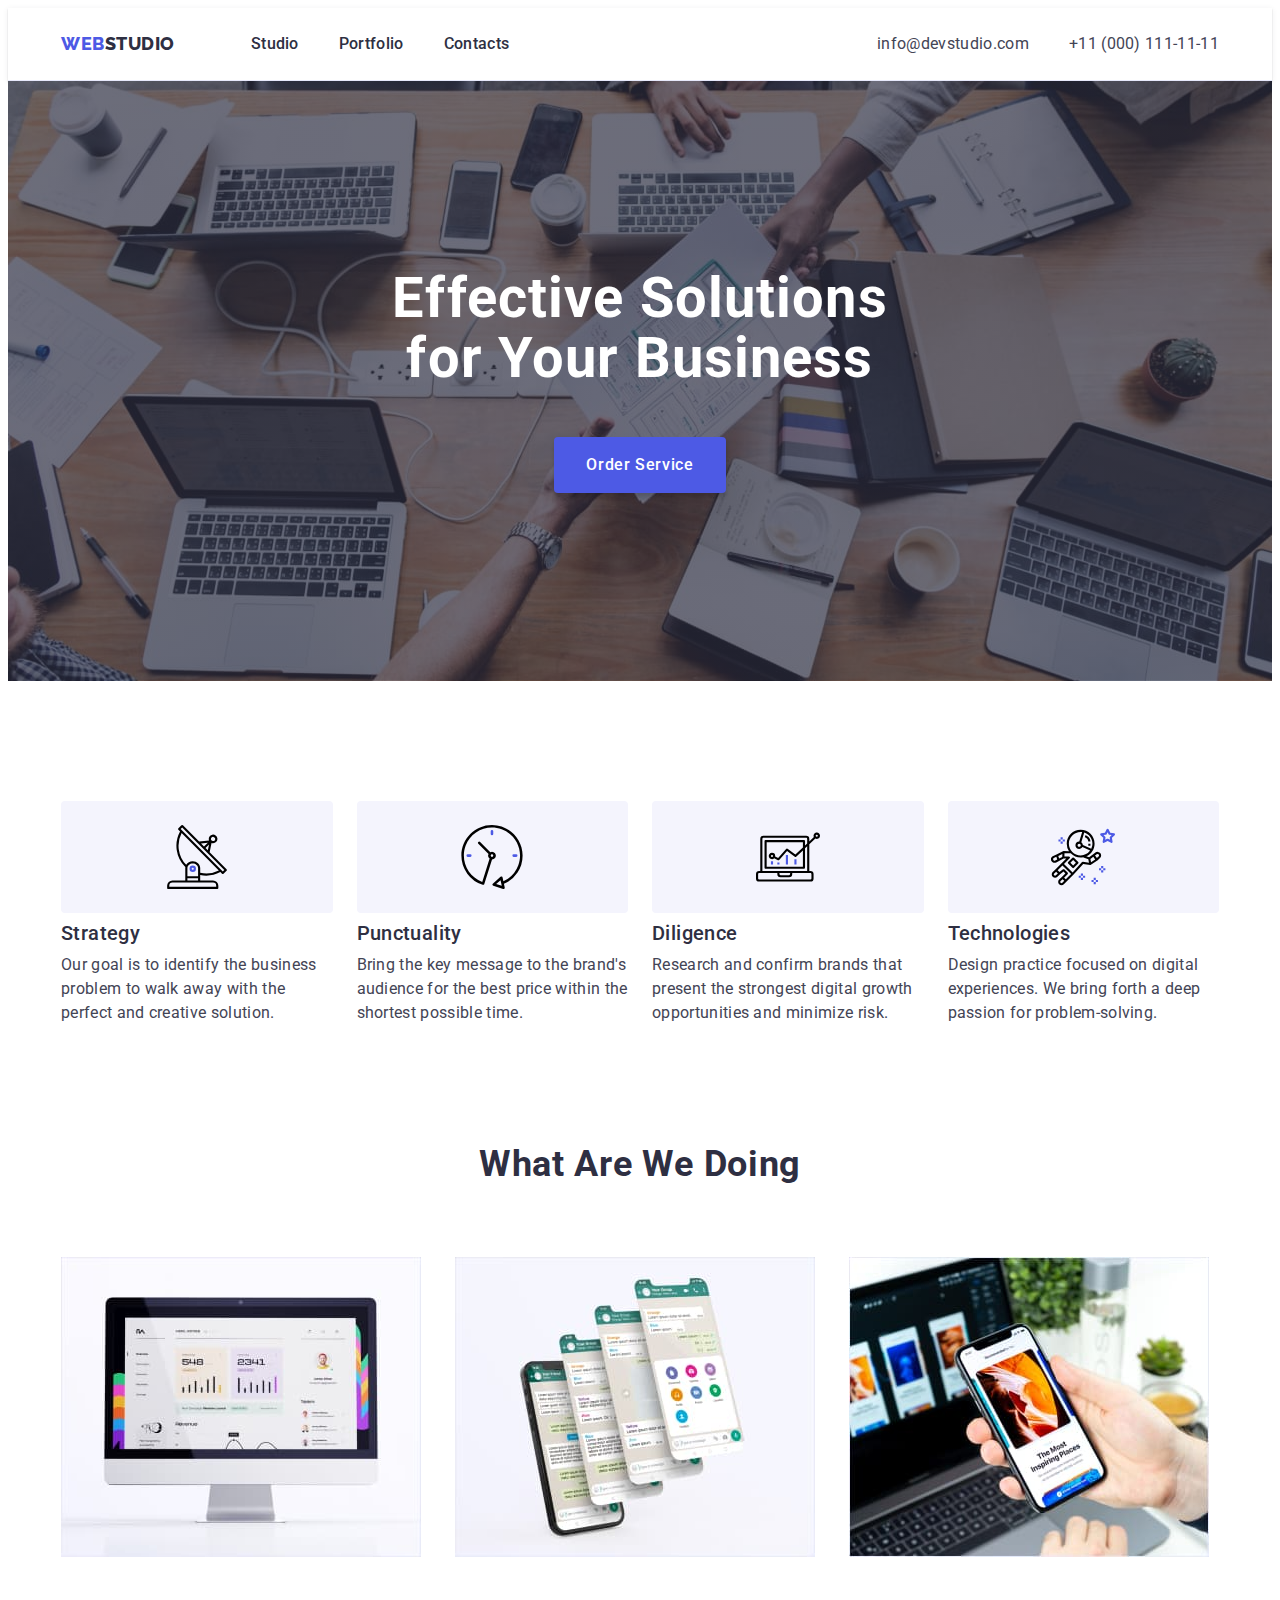
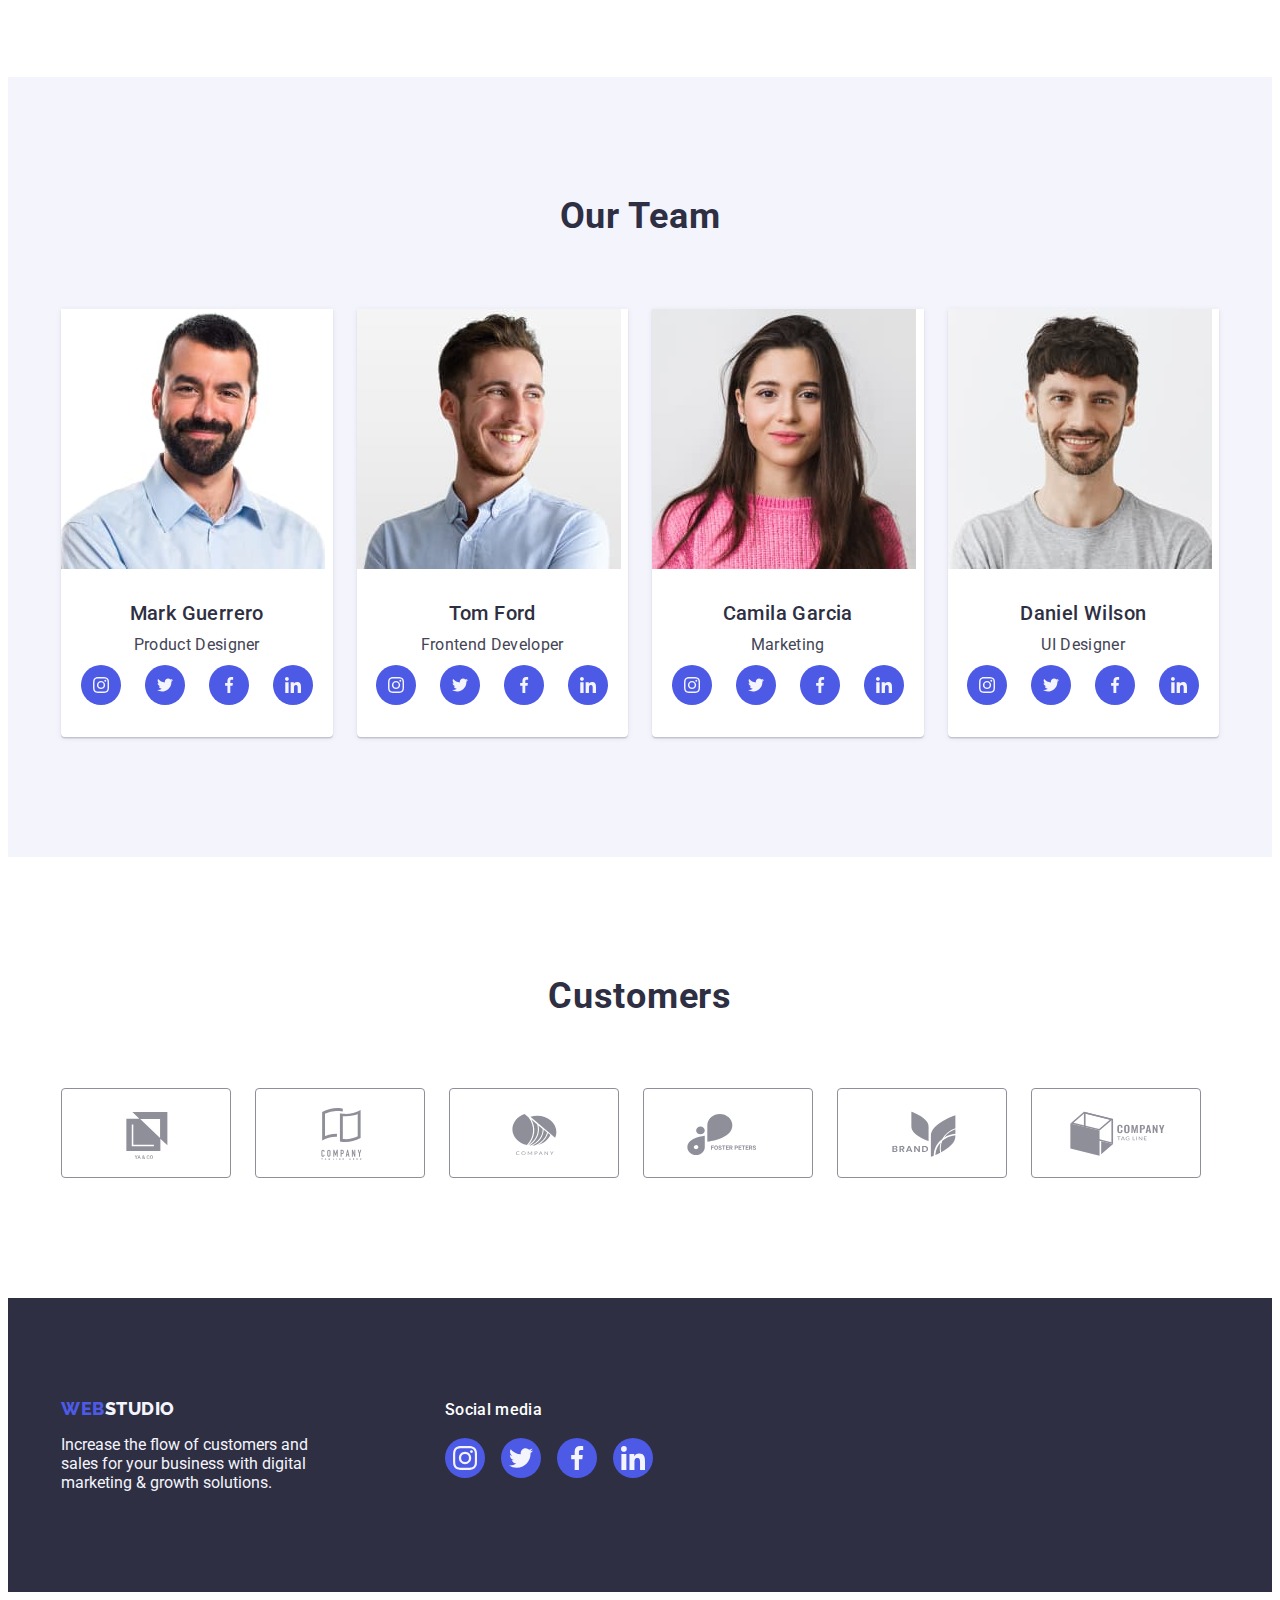
<file: index.html>
<!DOCTYPE html>
<html lang="en">
  <head>
    <meta charset="UTF-8" />
    <meta http-equiv="X-UA-Compatible" content="IE=edge" />
    <meta name="viewport" content="width=device-width, initial-scale=1.0" />
    <title>WebStudio</title>
    <link rel="preconnect" href="https://fonts.googleapis.com" />
    <link rel="preconnect" href="https://fonts.gstatic.com" crossorigin />
    <link
      href="https://fonts.googleapis.com/css2?family=Raleway:wght@800&family=Roboto:wght@400;500;700;900&display=swap"
      rel="stylesheet"
    />
    <link
      rel="stylesheet"
      href="https://cdnjs.cloudflare.com/ajax/libs/modern-normalize/1.1.0/modern-normalize.min.css"
      integrity="sha512-wpPYUAdjBVSE4KJnH1VR1HeZfpl1ub8YT/NKx4PuQ5NmX2tKuGu6U/JRp5y+Y8XG2tV+wKQpNHVUX03MfMFn9Q=="
      crossorigin="anonymous"
      referrerpolicy="no-referrer"
    />
    <link rel="stylesheet" href="./css/styles.css" />
  </head>
  <body>
    <!-- Header -->

    <header class="page-header">
      <div class="container page-header-container">
        <nav class="page-nav">
          <!-- Logo -->
          <a class="logotype link" href="./index.html"
            >Web<span class="logo-header-blue">Studio</span></a
          >
          <!-- Navigation to other pages-->
          <ul class="menu list">
            <li class="menu-item">
              <a class="menu-link link" href="./index.html">Studio</a>
            </li>
            <li class="menu-item">
              <a class="menu-link link" href="./portfolio.html">Portfolio</a>
            </li>
            <li class="menu-item">
              <a class="menu-link link" href="">Contacts</a>
            </li>
          </ul>
        </nav>
        <!-- Contact -->

        <address class="nav-address">
          <ul class="address list">
            <li class="contacts-email">
              <a class="contacts link" href="mailto:info@devstudio.com"
                >info@devstudio.com</a
              >
            </li>
            <li class="contacts-tel">
              <a class="contacts link" href="tel:+110001111111"
                >+11 (000) 111-11-11</a
              >
            </li>
          </ul>
        </address>
      </div>
    </header>

    <main>
      <!-- Hero -->
      <section class="hero">
        <div class="container">
          <h1 class="hero-title">Effective Solutions for Your Business</h1>
          <button class="modal-btn" type="button">Order Service</button>
        </div>
      </section>

      <section class="section-features">
        <div class="container">
          <!-- Features -->
          <h2 class="title-item visually-hidden">Features</h2>

          <ul class="features-menu list">
            <li class="cart-features">
              <div class="icon-features">
                <svg class="icon-strategy" width="64" height="64">
                  <use href="./images/icons.svg#icon-antenna"></use>
                </svg>
              </div>
              <h3 class="el-title">Strategy</h3>
              <p class="el-description">
                Our goal is to identify the business problem to walk away with
                the perfect and creative solution.
              </p>
            </li>
            <li class="cart-features">
              <div class="icon-features">
                <svg class="icon-strategy" width="64" height="64">
                  <use href="./images/icons.svg#icon-clock"></use>
                </svg>
              </div>
              <h3 class="el-title">Punctuality</h3>
              <p class="el-description">
                Bring the key message to the brand's audience for the best price
                within the shortest possible time.
              </p>
            </li>
            <li class="cart-features">
              <div class="icon-features">
                <svg class="icon-strategy" width="64" height="64">
                  <use href="./images/icons.svg#icon-diagram"></use>
                </svg>
              </div>
              <h3 class="el-title">Diligence</h3>
              <p class="el-description">
                Research and confirm brands that present the strongest digital
                growth opportunities and minimize risk.
              </p>
            </li>
            <li class="cart-features">
              <div class="icon-features">
                <svg class="icon-strategy" width="64" height="64">
                  <use href="./images/icons.svg#icon-astronaut"></use>
                </svg>
              </div>
              <h3 class="el-title">Technologies</h3>
              <p class="el-description">
                Design practice focused on digital experiences. We bring forth a
                deep passion for problem-solving.
              </p>
            </li>
          </ul>
        </div>
      </section>
      <section class="section-about">
        <div class="container">
          <!-- About -->
          <h2 class="title-item">What are we doing</h2>
          <ul class="about-list list">
            <li class="cart-about">
              <img
                src="./images/img-1.jpg"
                alt="computer"
                width="360"
                height="300"
              />
            </li>
            <li class="cart-about">
              <img
                src="./images/img-2.jpg"
                alt="phones"
                width="360"
                height="300"
              />
            </li>
            <li class="cart-about">
              <img
                src="./images/img-3.jpg"
                alt="phone"
                width="360"
                height="300"
              />
            </li>
          </ul>
        </div>
      </section>
      <section class="section-team">
        <div class="container">
          <!-- Team -->
          <h2 class="title-item">Our Team</h2>
          <ul class="section-list list">
            <li class="card-bg">
              <img
                src="./images/Team-Card-1.jpg"
                alt="Mark Guerrero"
                width="264"
                height="260"
              />
              <div class="team-card-content-wrapper">
                <h3 class="el-title description-align">Mark Guerrero</h3>
                <p class="el-description description-align">Product Designer</p>
                <ul class="social-list list">
                  <li class="social-list-item">
                    <a href="" class="social-list-link">
                      <svg class="social-list-icon" width="16" height="16">
                        <use href="./images/icons.svg#icon-instagram"></use>
                      </svg>
                    </a>
                  </li>
                  <li class="social-list-item">
                    <a href="" class="social-list-link">
                      <svg class="social-list-icon" width="16" height="16">
                        <use href="./images/icons.svg#icon-twitter"></use>
                      </svg>
                    </a>
                  </li>
                  <li class="social-list-item">
                    <a href="" class="social-list-link">
                      <svg class="social-list-icon" width="16" height="16">
                        <use href="./images/icons.svg#icon-facebook"></use>
                      </svg>
                    </a>
                  </li>
                  <li class="social-list-item">
                    <a href="" class="social-list-link">
                      <svg class="social-list-icon" width="16" height="16">
                        <use href="./images/icons.svg#icon-linkedin"></use>
                      </svg>
                    </a>
                  </li>
                </ul>
              </div>
            </li>
            <li class="card-bg">
              <img
                src="./images/Team-Card-2.jpg"
                alt="Tom Ford"
                width="264"
                height="260"
              />
              <div class="team-card-content-wrapper">
                <h3 class="el-title description-align">Tom Ford</h3>
                <p class="el-description description-align">
                  Frontend Developer
                </p>
                <ul class="social-list list">
                  <li class="social-list-item">
                    <a href="" class="social-list-link">
                      <svg class="social-list-icon" width="16" height="16">
                        <use href="./images/icons.svg#icon-instagram"></use>
                      </svg>
                    </a>
                  </li>
                  <li class="social-list-item">
                    <a href="" class="social-list-link">
                      <svg class="social-list-icon" width="16" height="16">
                        <use href="./images/icons.svg#icon-twitter"></use>
                      </svg>
                    </a>
                  </li>
                  <li class="social-list-item">
                    <a href="" class="social-list-link">
                      <svg class="social-list-icon" width="16" height="16">
                        <use href="./images/icons.svg#icon-facebook"></use>
                      </svg>
                    </a>
                  </li>
                  <li class="social-list-item">
                    <a href="" class="social-list-link">
                      <svg class="social-list-icon" width="16" height="16">
                        <use href="./images/icons.svg#icon-linkedin"></use>
                      </svg>
                    </a>
                  </li>
                </ul>
              </div>
            </li>
            <li class="card-bg">
              <img
                src="./images/Team-Card-3.jpg"
                alt="Camila Garcia"
                width="264"
                height="260"
              />
              <div class="team-card-content-wrapper">
                <h3 class="el-title description-align">Camila Garcia</h3>
                <p class="el-description description-align">Marketing</p>
                <ul class="social-list list">
                  <li class="social-list-item">
                    <a href="" class="social-list-link">
                      <svg class="social-list-icon" width="16" height="16">
                        <use href="./images/icons.svg#icon-instagram"></use>
                      </svg>
                    </a>
                  </li>
                  <li class="social-list-item">
                    <a href="" class="social-list-link">
                      <svg class="social-list-icon" width="16" height="16">
                        <use href="./images/icons.svg#icon-twitter"></use>
                      </svg>
                    </a>
                  </li>
                  <li class="social-list-item">
                    <a href="" class="social-list-link">
                      <svg class="social-list-icon" width="16" height="16">
                        <use href="./images/icons.svg#icon-facebook"></use>
                      </svg>
                    </a>
                  </li>
                  <li class="social-list-item">
                    <a href="" class="social-list-link">
                      <svg class="social-list-icon" width="16" height="16">
                        <use href="./images/icons.svg#icon-linkedin"></use>
                      </svg>
                    </a>
                  </li>
                </ul>
              </div>
            </li>
            <li class="card-bg">
              <img
                src="./images/Team-Card-4.jpg"
                alt="Camila Garcia"
                width="264"
                height="260"
              />
              <div class="team-card-content-wrapper">
                <h3 class="el-title description-align">Daniel Wilson</h3>
                <p class="el-description description-align">UI Designer</p>
                <ul class="social-list list">
                  <li class="social-list-item">
                    <a href="" class="social-list-link">
                      <svg class="social-list-icon" width="16" height="16">
                        <use href="./images/icons.svg#icon-instagram"></use>
                      </svg>
                    </a>
                  </li>
                  <li class="social-list-item">
                    <a href="" class="social-list-link">
                      <svg class="social-list-icon" width="16" height="16">
                        <use href="./images/icons.svg#icon-twitter"></use>
                      </svg>
                    </a>
                  </li>
                  <li class="social-list-item">
                    <a href="" class="social-list-link">
                      <svg class="social-list-icon" width="16" height="16">
                        <use href="./images/icons.svg#icon-facebook"></use>
                      </svg>
                    </a>
                  </li>
                  <li class="social-list-item">
                    <a href="" class="social-list-link">
                      <svg class="social-list-icon" width="16" height="16">
                        <use href="./images/icons.svg#icon-linkedin"></use>
                      </svg>
                    </a>
                  </li>
                </ul>
              </div>
            </li>
          </ul>
        </div>
      </section>

      <section class="section-customers">
        <div class="container">
          <h2 class="title-customars">Customers</h2>
          <ul class="customers-list list">
            <li class="customer-list-item">
              <a href="" class="customers-list-link">
                <svg class="customers-list-icon" width="104" height="56">
                  <use href="./images/icons.svg#icon-la-co"></use>
                </svg>
              </a>
            </li>
            <li class="customer-list-item">
              <a href="" class="customers-list-link">
                <svg class="customers-list-icon" width="104" height="56">
                  <use href="./images/icons.svg#icon-tagline"></use>
                </svg>
              </a>
            </li>
            <li class="customer-list-item">
              <a href="" class="customers-list-link">
                <svg class="customers-list-icon" width="104" height="56">
                  <use href="./images/icons.svg#icon-company"></use>
                </svg>
              </a>
            </li>
            <li class="customer-list-item">
              <a href="" class="customers-list-link">
                <svg class="customers-list-icon" width="104" height="56">
                  <use href="./images/icons.svg#icon-foster-peters"></use>
                </svg>
              </a>
            </li>
            <li class="customer-list-item">
              <a href="" class="customers-list-link">
                <svg class="customers-list-icon" width="104" height="56">
                  <use href="./images/icons.svg#icon-brand"></use>
                </svg>
              </a>
            </li>
            <li class="customer-list-item">
              <a href="" class="customers-list-link">
                <svg class="customers-list-icon" width="104" height="56">
                  <use href="./images/icons.svg#icon-tag-line"></use>
                </svg>
              </a>
            </li>
          </ul>
        </div>
      </section>
    </main>

    <footer class="address-footer">
      <div class="container footer-div">
        <div class="footer-logo-text">
          <a class="logo link" href="./index.html"
            >Web<span class="logo-footer-cloud">Studio</span></a
          >
          <p class="footer-text">
            Increase the flow of customers and sales for your business with
            digital marketing & growth solutions.
          </p>
        </div>
        <div class="social-media-div">
          <p class="footer-text-social-media">Social media</p>
          <ul class="social-media list">
            <li class="social-list-item">
              <a href="" class="social-media-link">
                <svg class="social-list-icon" width="24" height="24">
                  <use href="./images/icons.svg#icon-instagram"></use>
                </svg>
              </a>
            </li>
            <li class="social-list-item">
              <a href="" class="social-media-link">
                <svg class="social-list-icon" width="24" height="24">
                  <use href="./images/icons.svg#icon-twitter"></use>
                </svg>
              </a>
            </li>
            <li class="social-list-item">
              <a href="" class="social-media-link">
                <svg class="social-list-icon" width="24" height="24">
                  <use href="./images/icons.svg#icon-facebook"></use>
                </svg>
              </a>
            </li>
            <li class="social-list-item">
              <a href="" class="social-media-link">
                <svg class="social-list-icon" width="24" height="24">
                  <use href="./images/icons.svg#icon-linkedin"></use>
                </svg>
              </a>
            </li>
          </ul>
        </div>
      </div>
    </footer>
  </body>
</html>
</file>
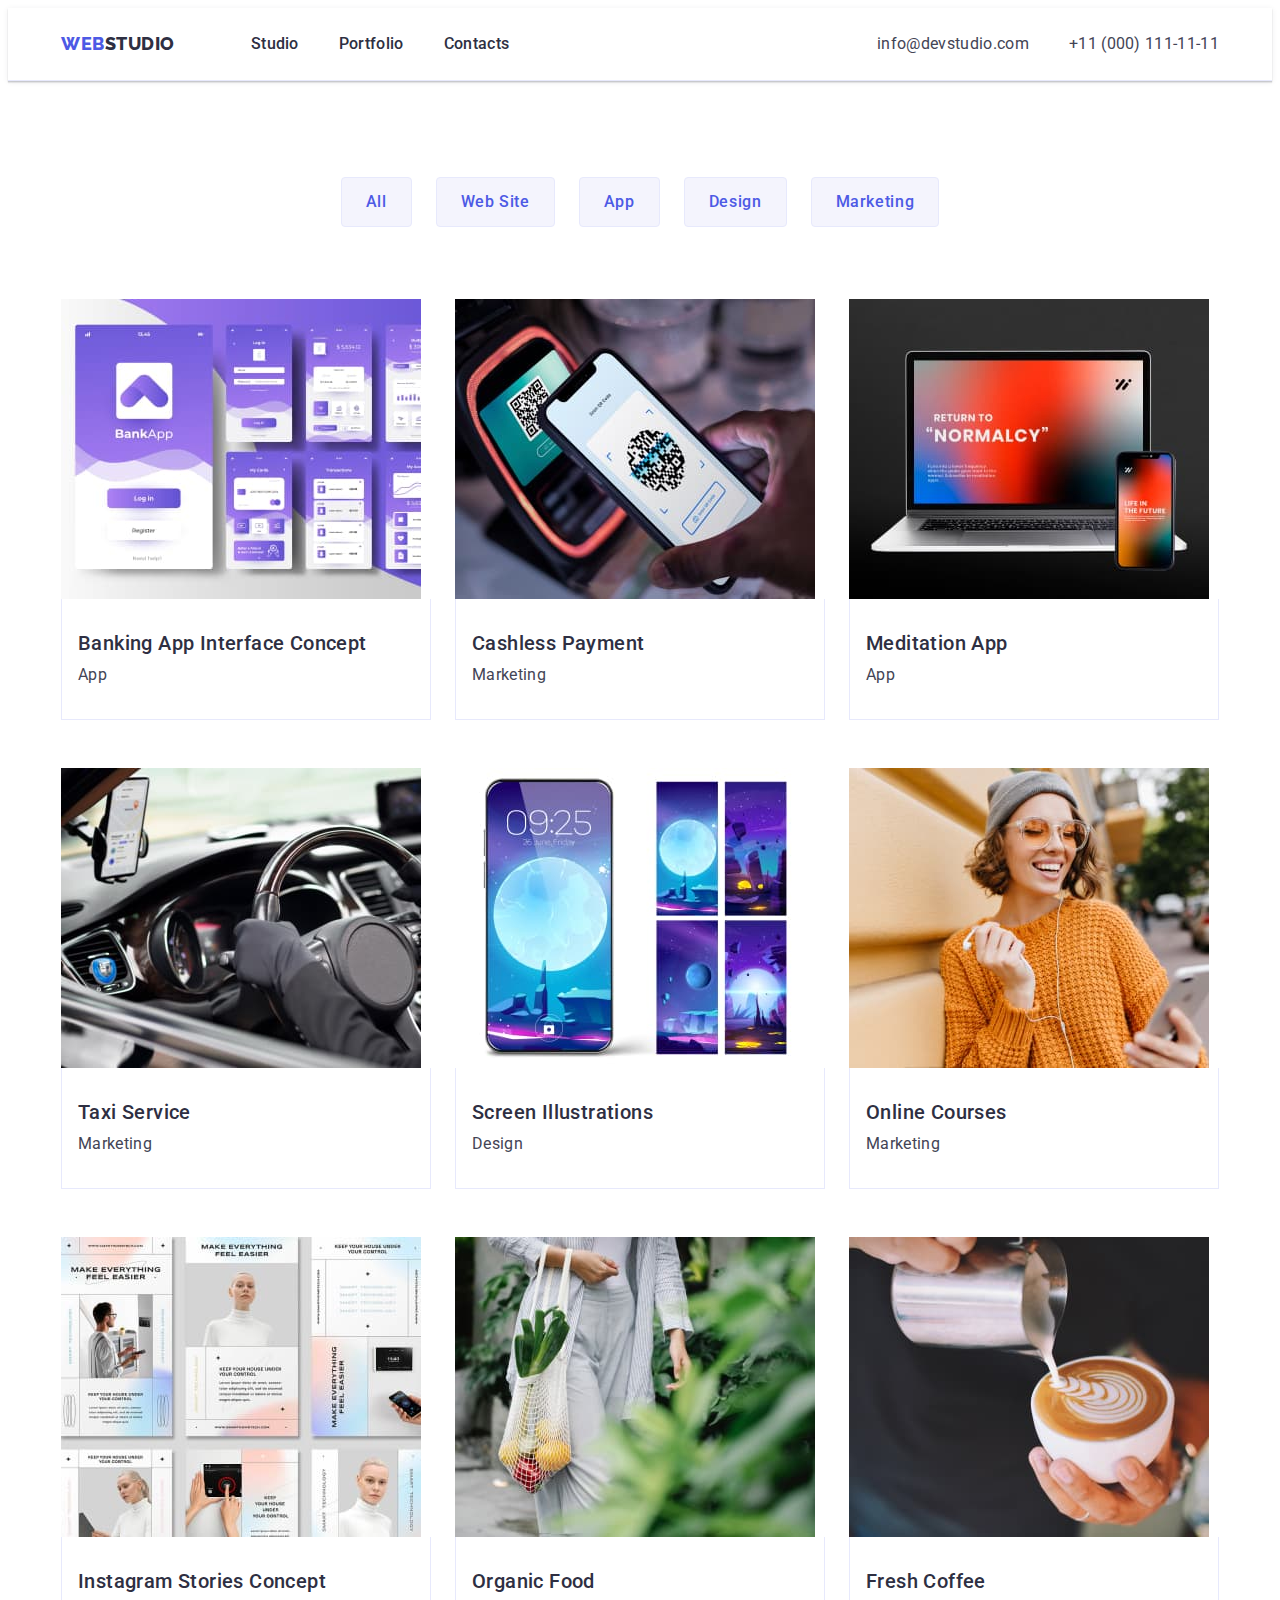
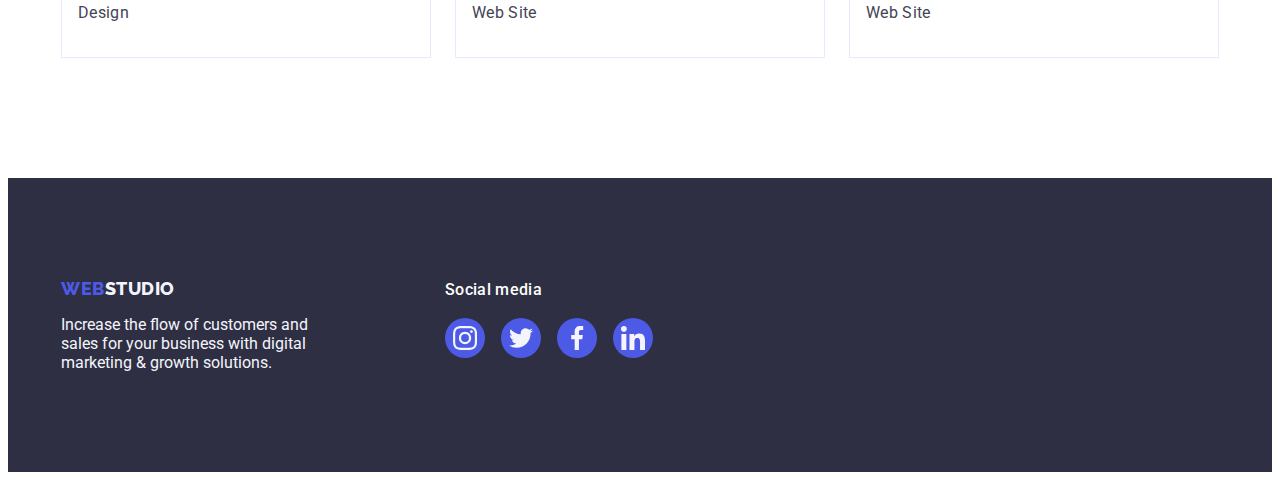
<file: portfolio.html>
<!DOCTYPE html>
<html lang="en">
  <head>
    <meta charset="UTF-8" />
    <meta http-equiv="X-UA-Compatible" content="IE=edge" />
    <meta name="viewport" content="width=device-width, initial-scale=1.0" />
    <title>WebStudio</title>
    <link rel="preconnect" href="https://fonts.googleapis.com" />
    <link rel="preconnect" href="https://fonts.gstatic.com" crossorigin />
    <link
      href="https://fonts.googleapis.com/css2?family=Raleway:wght@800&family=Roboto:wght@400;500;700;900&display=swap"
      rel="stylesheet"
    />
    <link
      rel="stylesheet"
      href="https://cdnjs.cloudflare.com/ajax/libs/modern-normalize/1.1.0/modern-normalize.min.css"
      integrity="sha512-wpPYUAdjBVSE4KJnH1VR1HeZfpl1ub8YT/NKx4PuQ5NmX2tKuGu6U/JRp5y+Y8XG2tV+wKQpNHVUX03MfMFn9Q=="
      crossorigin="anonymous"
      referrerpolicy="no-referrer"
    />
    <link rel="stylesheet" href="./css/styles.css" />
  </head>
  <body>
    <!-- Header -->
    <header class="page-header">
      <div class="container page-header-container">
        <nav class="page-nav">
          <!-- Logo -->
          <a class="logotype link" href="./index.html"
            >Web<span class="logo-header-blue">Studio</span></a
          >
          <!-- Navigation to other pages-->
          <ul class="menu list">
            <li class="menu-item">
              <a class="menu-link link" href="./index.html">Studio</a>
            </li>
            <li class="menu-item">
              <a class="menu-link link" href="./portfolio.html">Portfolio</a>
            </li>
            <li class="menu-item">
              <a class="menu-link link" href="">Contacts</a>
            </li>
          </ul>
        </nav>
        <!-- Contact -->

        <address class="nav-address">
          <ul class="address list">
            <li class="contacts-email">
              <a class="contacts link" href="mailto:info@devstudio.com"
                >info@devstudio.com</a
              >
            </li>
            <li class="contacts-tel">
              <a class="contacts link" href="tel:+110001111111"
                >+11 (000) 111-11-11</a
              >
            </li>
          </ul>
        </address>
      </div>
    </header>
    <main>
      <section class="section">
        <div class="container container-portfolio">
          <h1 class="visually-hidden">Portfolio</h1>
          <ul class="btn-list list">
            <li class="btn-list-item">
              <button class="portfolio-btn" type="button">All</button>
            </li>
            <li class="btn-list-item">
              <button class="portfolio-btn" type="button">Web Site</button>
            </li>
            <li class="btn-list-item">
              <button class="portfolio-btn" type="button">App</button>
            </li>
            <li class="btn-list-item">
              <button class="portfolio-btn" type="button">Design</button>
            </li>
            <li class="btn-list-item">
              <button class="portfolio-btn" type="button">Marketing</button>
            </li>
          </ul>

          <!-- Gallery -->
          <ul class="gallery list">
            <li class="cart-gallery">
              <a class="link link-gallery" href="">
                <img
                  src="./images/banking-app.jpg"
                  alt="Banking App Interface Concept"
                  width="360"
                />
                <div class="gallery-card-content-wrapper">
                  <h2 class="gallery-title">Banking App Interface Concept</h2>
                  <p class="gallery-text el-description">App</p>
                </div>
              </a>
            </li>
            <li class="cart-gallery">
              <a class="link link-gallery" href="">
                <img
                  src="./images/cashless-payment.jpg"
                  alt="Cashless Payment"
                  width="360"
                />
                <div class="gallery-card-content-wrapper">
                  <h2 class="gallery-title">Cashless Payment</h2>
                  <p class="gallery-text el-description">Marketing</p>
                </div>
              </a>
            </li>
            <li class="cart-gallery">
              <a class="link link-gallery" href="">
                <img
                  src="./images/meditation-app.jpg"
                  alt="Meditation App"
                  width="360"
                />
                <div class="gallery-card-content-wrapper">
                  <h2 class="gallery-title">Meditation App</h2>
                  <p class="gallery-text el-description">App</p>
                </div>
              </a>
            </li>
            <li class="cart-gallery">
              <a class="link link-gallery" href="">
                <img
                  src="./images/taxi-service.jpg"
                  alt="Taxi Service"
                  width="360"
                />
                <div class="gallery-card-content-wrapper">
                  <h2 class="gallery-title">Taxi Service</h2>
                  <p class="gallery-text el-description">Marketing</p>
                </div>
              </a>
            </li>
            <li class="cart-gallery">
              <a class="link link-gallery" href="">
                <img
                  src="./images/screen-illustrations.jpg"
                  alt="Screen Illustrations"
                  width="360"
                />
                <div class="gallery-card-content-wrapper">
                  <h2 class="gallery-title">Screen Illustrations</h2>
                  <p class="gallery-text el-description">Design</p>
                </div>
              </a>
            </li>
            <li class="cart-gallery">
              <a class="link link-gallery" href="">
                <img
                  src="./images/online-courses.jpg"
                  alt="Online Courses"
                  width="360"
                />
                <div class="gallery-card-content-wrapper">
                  <h2 class="gallery-title">Online Courses</h2>
                  <p class="gallery-text el-description">Marketing</p>
                </div>
              </a>
            </li>
            <li class="cart-gallery">
              <a class="link link-gallery" href="">
                <img
                  src="./images/instagram-stories.jpg"
                  alt="Instagram Stories Concept"
                  width="360"
                />
                <div class="gallery-card-content-wrapper">
                  <h2 class="gallery-title">Instagram Stories Concept</h2>
                  <p class="gallery-text el-description">Design</p>
                </div>
              </a>
            </li>
            <li class="cart-gallery">
              <a class="link link-gallery" href="">
                <img
                  src="./images/organic-food.jpg"
                  alt="Organic Food"
                  width="360"
                />
                <div class="gallery-card-content-wrapper">
                  <h2 class="gallery-title">Organic Food</h2>
                  <p class="gallery-text el-description">Web Site</p>
                </div>
              </a>
            </li>
            <li class="cart-gallery">
              <a class="link link-gallery" href="">
                <img
                  src="./images/fresh-coffee.jpg"
                  alt="Fresh Coffee"
                  width="360"
                />
                <div class="gallery-card-content-wrapper">
                  <h2 class="gallery-title">Fresh Coffee</h2>
                  <p class="gallery-text el-description">Web Site</p>
                </div>
              </a>
            </li>
          </ul>
        </div>
      </section>
    </main>

    <footer class="address-footer">
      <div class="container footer-div">
        <div class="footer-logo-text">
          <a class="logo link" href="./index.html"
            >Web<span class="logo-footer-cloud">Studio</span></a
          >
          <p class="footer-text">
            Increase the flow of customers and sales for your business with
            digital marketing & growth solutions.
          </p>
        </div>
        <div class="social-media-div">
          <p class="footer-text-social-media">Social media</p>
          <ul class="social-media list">
            <li class="social-list-item">
              <a href="" class="social-media-link">
                <svg class="social-list-icon" width="24" height="24">
                  <use href="./images/icons.svg#icon-instagram"></use>
                </svg>
              </a>
            </li>
            <li class="social-list-item">
              <a href="" class="social-media-link">
                <svg class="social-list-icon" width="24" height="24">
                  <use href="./images/icons.svg#icon-twitter"></use>
                </svg>
              </a>
            </li>
            <li class="social-list-item">
              <a href="" class="social-media-link">
                <svg class="social-list-icon" width="24" height="24">
                  <use href="./images/icons.svg#icon-facebook"></use>
                </svg>
              </a>
            </li>
            <li class="social-list-item">
              <a href="" class="social-media-link">
                <svg class="social-list-icon" width="24" height="24">
                  <use href="./images/icons.svg#icon-linkedin"></use>
                </svg>
              </a>
            </li>
          </ul>
        </div>
      </div>
    </footer>
  </body>
</html>
</file>
<file: css/styles.css>
:root {
  --primary-color: #ffffff;
  --secondary-bg-color: #2e2f42;
  --color-main-text: #2e2f42;
  --color-secondary-text: #434455;
  --accent: #4d5ae5;
  --accent-pressed-state: #404bbf;
}

body {
  color: var(--primary-color);
  font-family: 'Roboto', sans-serif;
  color: var(--color-secondary-text);
}

h1,
h2,
h3,
h4,
p {
  margin-top: 0;
  margin-bottom: 0;
}

ul,
ol {
  margin-top: 0;
  margin-bottom: 0;
  padding-left: 0;
}

img {
  display: block;
}

.list {
  list-style: none;
}
.link {
  text-decoration: none;
}
.container {
  width: 1158px;
  margin-left: auto;
  margin-right: auto;
  padding-left: 15px;
  padding-right: 15px;
}

.visually-hidden {
  position: absolute;
  width: 1px;
  height: 1px;
  margin: -1px;
  border: 0;
  padding: 0;
  white-space: nowrap;
  clip-path: inset(100%);
  clip: rect(0 0 0 0);
  overflow: hidden;
}

/* ............................Logotype................... */
.logotype {
  margin-right: 76px;
  font-family: 'Raleway', sans-serif;
  font-weight: 800;
  font-size: 18px;
  line-height: 1.17;
  letter-spacing: 0.03em;
  text-transform: uppercase;
  color: var(--accent);
}

.logo {
  margin-right: 76px;
  font-family: 'Raleway', sans-serif;
  font-weight: 800;
  font-size: 18px;
  line-height: 1.17;
  letter-spacing: 0.03em;
  text-transform: uppercase;
  color: var(--accent);
  display: inline-block;
  margin-bottom: 16px;
}

.logo-header-blue {
  color: var(--color-main-text);
}
.logo-footer-cloud {
  color: #f4f4fd;
}
/* .......................Header.................... */
.page-header {
  padding: 24px 0;
  border-bottom: 1px solid #e7e9fc;
  box-shadow: 0px 2px 1px rgba(46, 47, 66, 0.08),
    0px 1px 1px rgba(46, 47, 66, 0.16), 0px 1px 6px rgba(46, 47, 66, 0.08);
}

.page-header-container {
  display: flex;
  align-items: center;
  justify-content: space-between;
}

.page-nav {
  display: flex;
  align-items: center;
}

.menu {
  display: flex;
  align-items: center;
}

.address {
  display: flex;
  align-items: center;
}

.nav-address {
  font-style: normal;
}

.menu-item:not(:last-child) {
  margin-right: 40px;
}

.menu-link {
  padding: 24px 0;
  font-weight: 500;
  font-size: 16px;
  line-height: 1.5;
  letter-spacing: 0.02em;
  color: var(--color-main-text);
}
.menu-link:hover,
.menu-link:focus {
  color: var(--accent-pressed-state);
}
/* .......................Contact..................... */
.contacts {
  font-size: 16px;
  line-height: 1.5;
  letter-spacing: 0.02em;
  color: var(--color-secondary-text);
}

.contacts-email {
  font-size: 16px;
  line-height: 1.5;
  letter-spacing: 0.02em;
  color: var(--color-secondary-text);
  margin-right: 40px;
}

.contacts-tel {
  font-size: 16px;
  line-height: 1.5;
  letter-spacing: 0.02em;
  color: var(--color-secondary-text);
  margin-right: 0;
}

.contacts:hover,
.contacts:focus {
  color: var(--accent-pressed-state);
}

/* ........................Hero................. */
.hero {
  padding: 188px 0;
  max-width: 1440px;
  margin: 0 auto;
  color: var(--primary-color);
  background-color: var(--secondary-bg-color);
  text-align: center;
  background-image: linear-gradient(
      rgba(46, 47, 66, 0.7),
      rgba(46, 47, 66, 0.7)
    ),
    url(../images/hero/bg.jpg);
  background-size: cover;
  background-repeat: no-repeat;
  background-position: center;
}

.hero-title {
  font-weight: 700;
  font-size: 56px;
  line-height: 1.07;
  text-align: center;
  letter-spacing: 0.02em;
  max-width: 496px;
  margin-left: auto;
  margin-right: auto;
  margin-bottom: 48px;
}
/* .......................Battons............................ */
.modal-btn {
  font-family: inherit;
  padding: 16px 32px;
  background: var(--accent);
  box-shadow: 0px 4px 4px rgba(0, 0, 0, 0.15);
  border-radius: 4px;
  font-weight: 500;
  font-size: 16px;
  letter-spacing: 0.04em;
  border: none;
  line-height: 1.5;
  color: var(--primary-color);
  cursor: pointer;
  display: block;
  margin: 0 auto;
  min-width: 169px;
}
.modal-btn:hover,
.modal-btn:focus {
  background-color: var(--accent-pressed-state);
  color: var(--primary-color);
}
.portfolio-btn {
  font-family: inherit;
  font-weight: 500;
  font-size: 16px;
  line-height: 1.5;
  border: 1px solid #e7e9fc;
  border-radius: 4px;
  padding: 12px 24px;
  letter-spacing: 0.04em;
  background-color: #f4f4fd;
  color: var(--accent);
  cursor: pointer;
}

.portfolio-btn:hover,
.portfolio-btn:focus {
  background-color: var(--accent-pressed-state);
  color: var(--primary-color);
  box-shadow: 0px 3px 1px rgba(0, 0, 0, 0.1), 0px 2px 1px rgba(0, 0, 0, 0.08),
    0px 2px 2px rgba(0, 0, 0, 0.12);
  border-radius: 4px;
  border: none;
  border: 1px solid transparent;
}

.btn-list {
  display: flex;
  justify-content: center;
  margin-bottom: 72px;
}

/* ........................Features.................. */
.section-features {
  padding-top: 120px;
  padding-bottom: 120px;
}

.features-menu {
  display: flex;
  gap: 24px;
}

.el-title {
  font-weight: 500;
  font-size: 20px;
  line-height: 1.2;
  letter-spacing: 0.02em;
  color: var(--color-main-text);
  margin-bottom: 8px;
}
.el-description {
  font-size: 16px;
  line-height: 1.5;
  letter-spacing: 0.02em;
  color: var(--color-secondary-text);
}

.icon-strategy:hover {
  cursor: pointer;
  fill: #4d5ae5;
}

.icon-features {
  height: 112px;
  background: #f4f4fd;
  border-radius: 4px;
  margin-bottom: 8px;
  display: flex;
  justify-content: center;
  align-items: center;
}
/* .............................About Team....................... */
.title-item {
  font-weight: 700;
  font-size: 36px;
  line-height: 1.11;
  text-align: center;
  letter-spacing: 0.02em;
  text-transform: capitalize;
  color: var(--color-main-text);
  margin-bottom: 72px;
}
.section-about {
  padding-bottom: 120px;
}
.cart-about {
  flex-basis: calc((100% - 48px) / 3);
}

.cart-features {
  flex-basis: calc((100% - 72px) / 4);
}
.team-card-content-wrapper {
  padding-top: 32px;
  padding-bottom: 32px;
}

.description-align {
  text-align: center;
}
.section-team {
  padding-top: 120px;
  padding-bottom: 120px;
  background: #f4f4fd;
}
.section-list {
  display: flex;
  flex-wrap: wrap;
  gap: 24px;
  border-radius: 0px 0px 4px 4px;
}

.about-list {
  display: flex;
  flex-wrap: wrap;
  gap: 24px;
}

.card-bg {
  box-shadow: 0px 1px 6px rgba(46, 47, 66, 0.08),
    0px 1px 1px rgba(46, 47, 66, 0.16), 0px 2px 1px rgba(46, 47, 66, 0.08);
  border-radius: 0px 0px 4px 4px;
  background: var(--primary-color);
  flex-basis: calc((100% - 72px) / 4);
}

.social-list {
  display: flex;
  justify-content: center;
  gap: 24px;
  margin-top: 8px;
}

.social-list-link {
  display: flex;
  justify-content: center;
  align-items: center;
  width: 40px;
  height: 40px;
  border-radius: 50%;
  background-color: #4d5ae5;
}

.social-list-link:hover,
.social-list-link:focus {
  background-color: var(--accent-pressed-state);
}

.social-list-icon {
  fill: #f4f4fd;
}

/* ................................Customers.......................... */
.title-customars {
  font-weight: 700;
  font-size: 36px;
  line-height: 1.11;
  text-align: center;
  letter-spacing: 0.02em;
  text-transform: capitalize;
  color: var(--color-main-text);
  margin-bottom: 72px;
  line-height: 1.1;
}

.customers-list {
  display: flex;
  flex-wrap: wrap;
  gap: 24px;
}

.customers-list-link {
  display: flex;
  justify-content: center;
  align-items: center;
  color: #8e8f99;
  width: 168px;
  height: 88px;
  border: 1px solid #8e8f99;
  border-radius: 4px;
}
.customers-list-link:hover,
.customers-list-link:focus {
  border-color: var(--accent-pressed-state);
  color: var(--accent-pressed-state);
}

.customers-list-icon {
  fill: currentColor;
}

.section-customers {
  padding-top: 120px;
  padding-bottom: 120px;
}

/* ................................footer............................. */
.address-footer {
  padding: 100px 0;
  background: var(--secondary-bg-color);
  color: #f4f4fd;
}

.footer-text {
  width: 264px;
  margin-right: auto;
}

.footer-text-social-media {
  width: 208px;
  font-weight: 500;
  margin-bottom: 16px;
  line-height: 1.5;
  letter-spacing: 0.02em;
  color: var(--primary-color);
}

.footer-div {
  display: flex;
  align-items: baseline;
}

.footer-logo-text {
  margin-right: 120px;
}

.social-media {
  display: flex;
  justify-content: center;
  gap: 16px;
}

.social-media-link {
  display: flex;
  justify-content: center;
  align-items: center;
  width: 40px;
  height: 40px;
  border-radius: 50%;
  background-color: #4d5ae5;
}
.social-media-link:hover,
.social-media-link:focus {
  background-color: #31d0aa;
}

/* .........................Portfolio................... */
.section {
  padding-top: 96px;
  padding-bottom: 120px;
}

.gallery {
  display: flex;
  flex-wrap: wrap;
  column-gap: 24px;
  row-gap: 48px;
}

.btn-list-item:not(:last-child) {
  margin-right: 24px;
}

.cart-gallery {
  flex-basis: calc((100% - 48px) / 3);
}

.link-gallery {
  display: block;
}

.link-gallery:hover,
.link-gallery:focus {
  box-shadow: 0px 1px 6px rgba(46, 47, 66, 0.08),
    0px 1px 1px rgba(46, 47, 66, 0.16), 0px 2px 1px rgba(46, 47, 66, 0.08);
  box-shadow: 0px 1px 6px rgba(46, 47, 66, 0.08),
    0px 1px 1px rgba(46, 47, 66, 0.16), 0px 2px 1px rgba(46, 47, 66, 0.08);
}

.gallery-title {
  font-weight: 500;
  font-size: 20px;
  line-height: 1.2;
  letter-spacing: 0.02em;
  color: var(--color-main-text);
  margin-bottom: 8px;
}
.gallery-card-content-wrapper {
  padding: 32px 16px;
  border: 1px solid #e7e9fc;
  border-top: none;
}

.gallery-text {
  font-size: 16px;
  line-height: 1.5;
  letter-spacing: 0.02em;
  color: var(--color-secondary-text);
}
</file>
